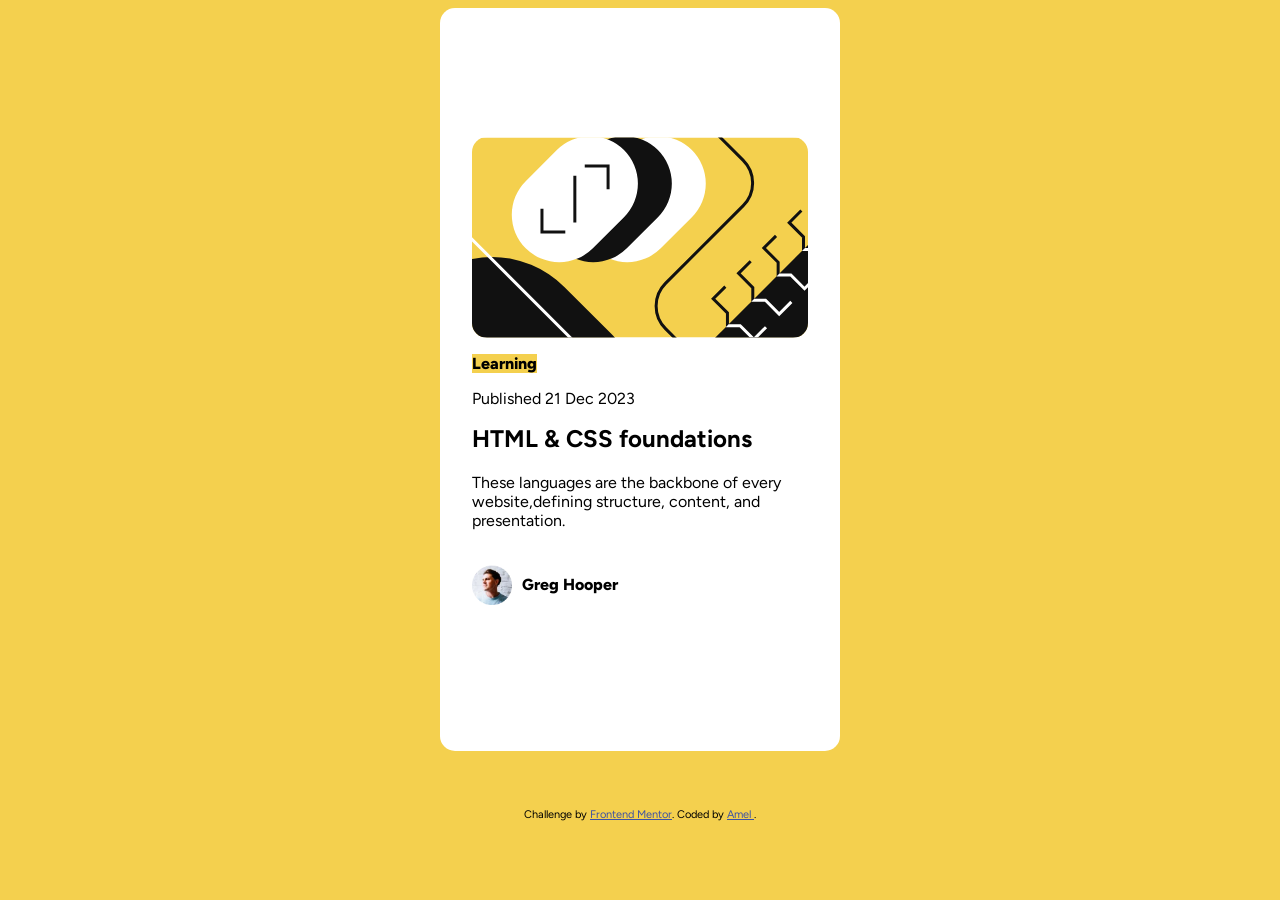
<file: blog-preview-card-main/index.html>
<!DOCTYPE html>
<html lang="en">
<head>
  <meta charset="UTF-8">
  <meta name="viewport" content="width=device-width, initial-scale=1.0"> <!-- displays site properly based on user's device -->

  <link rel="icon" type="image/png" sizes="32x32" href="./assets/images/favicon-32x32.png">
  <link rel="preconnect" href="https://fonts.googleapis.com">
<link rel="preconnect" href="https://fonts.gstatic.com" crossorigin>
<link href="https://fonts.googleapis.com/css2?family=Figtree:ital,wght@0,300..900;1,300..900&display=swap" rel="stylesheet">
  
  <title>Frontend Mentor | Blog preview card</title>

  <!-- Feel free to remove these styles or customise in your own stylesheet 👍 -->
  <style>
    body{
      background-color: hsl(47, 88%, 63%);
      font-family: "Figtree", sans-serif;
      font-size: 16px;
    }
        
    .container{
      display: flex;
      flex-direction: column;
      background-color: white;
      height: 82.5vh;
      border-radius: 15px;
      align-items: center;
      justify-content: center;
      width: 400px;
      margin: 0 auto;
      transition: 0.2s;
    }
    svg{
      border-radius: 15px;
      width :"336"; 
      height :"201";
      margin-right: 32px;
    }
    .container * {
      align-self: flex-start;
      margin-left: 32px;

    }
    .learning{
      font-weight: 800;
      background-color: hsl(47, 88%, 63%);
    }
    .publication{
      margin-top: 0;
    }
    h2{
      margin-top: 0;
    }
    .description{
      margin-top: 0;
      margin-bottom: 15px;
    }
    .card-writter{
      display: flex;
      flex-direction: row;
      margin-top: 20px;
    }
    .card-writter img{
      margin: 0;
      width: 40px;

    }
    .card-writter p{
      margin-left: 10px;
      margin-top: 10px;
      margin-bottom: 28px;
      font-weight: 800;

    }
    
   
.attribution
     { 
      font-size: 11px; text-align: center;
     }
    .attribution a 
    {
       color: hsl(228, 45%, 44%); 
      }    

    .container:hover{
      box-shadow: 13px 13px 0px 0px rgba(1, 1, 1, 1);
    }
    .learning:hover{
      background-color: white;
      color: hsl(47, 88%, 63%);

    }
    h2:hover{
      color: hsl(47, 88%, 63%);

    }
    .card-writter p:hover{
      color: hsl(47, 88%, 63%);
    }
    @media (width:375px){
      .container{
        width: 350px;
      }
      

    }
    

  </style>
</head>
<body>

<div class="container">
  <svg xmlns="http://www.w3.org/2000/svg"  fill="none" viewBox="0 0 336 201"><g clip-path="url(#a)"><path fill="#F4D04E" d="M0 .5h336v200H0z"/><rect width="139" height="95" x="87.996" y="77.729" fill="#fff" rx="47.5" transform="rotate(-45 87.996 77.729)"/><rect width="139" height="95" x="54.055" y="77.729" fill="#111" rx="47.5" transform="rotate(-45 54.055 77.729)"/><path fill="#111" d="M234.864 209.036 451.4-7.5l67.175 67.175-216.536 216.536z"/><rect width="139" height="95" x="20.114" y="77.729" fill="#fff" rx="47.5" transform="rotate(-45 20.114 77.729)"/><rect width="204.19" height="270.554" fill="#111" rx="102.095" transform="scale(-1 1) rotate(45 -103.887 14.564)"/><path stroke="#fff" stroke-width="3" d="m6.69-357.5 135.583 135.727c12.481 12.494 12.481 32.737 0 45.231L-45.544 11.475c-12.481 12.494-12.481 32.737 0 45.23L107.088 209.5"/><path stroke="#111" stroke-width="3" d="M69.965 71.719v23.334h23.334M136.079 52.273V28.94h-23.334M102.845 38.838v46.67M210.364-37.5l60.873 60.873c12.497 12.496 12.497 32.758 0 45.254l-77.745 77.746c-12.497 12.496-12.497 32.758 0 45.254l69.872 69.873"/><path stroke="#111" stroke-width="3" d="m253.339 149.574-12.144 12.145 14.256 14.257v12.672h12.673l13.729 13.729 12.145-12.145M278.685 124.228l-12.145 12.145 14.257 14.257v12.673h12.673l13.729 13.729 12.145-12.145M304.031 98.883l-12.145 12.144 14.257 14.257v12.673h12.673l13.729 13.729 12.144-12.145M329.376 73.537l-12.145 12.145 14.257 14.257v12.672h12.673l13.729 13.729 12.145-12.144"/><path stroke="#fff" stroke-width="5" d="m354.722 48.191-12.145 12.145 14.257 14.257v12.673h12.673l13.729 13.729 12.145-12.145"/><mask id="b" width="285" height="285" x="234" y="-8" maskUnits="userSpaceOnUse" style="mask-type:alpha"><path fill="#111" d="M234.864 209.036 451.4-7.5l67.175 67.175-216.536 216.536z"/></mask><g stroke="#fff" mask="url(#b)"><path stroke-width="3" d="m253.339 149.574-12.144 12.145 14.256 14.257v12.672h12.673l13.729 13.729 12.145-12.145M278.685 124.228l-12.145 12.145 14.257 14.257v12.673h12.673l13.729 13.729 12.145-12.145M304.031 98.883l-12.145 12.144 14.257 14.257v12.673h12.673l13.729 13.729 12.144-12.145M329.376 73.537l-12.145 12.145 14.257 14.257v12.672h12.673l13.729 13.729 12.145-12.145"/><path stroke-width="5" d="m354.722 48.191-12.145 12.145 14.257 14.257v12.673h12.673l13.729 13.729 12.145-12.145"/></g></g><defs><clipPath id="a"><path fill="#fff" d="M0 .5h336v200H0z"/></clipPath></defs></svg>
  <p class="learning">Learning</p>
  <p class="publication">Published 21 Dec 2023</p>
  <h2>HTML & CSS foundations</h2>
  <p class="description">These languages are the backbone of every<br>  website,defining structure, content, and <br> presentation.</p>
  <div class="card-writter">
    <img src="assets/images/image-avatar.webp" alt="person image">
    <p>Greg Hooper</p>
  </div>
</div>
<br>
<br><br>
 <div class="attribution">
    Challenge by <a href="https://www.frontendmentor.io?ref=challenge" target="_blank">Frontend Mentor</a>. 
    Coded by <a href="#">Amel </a>.
  </div>
</body>
</html>
</file>
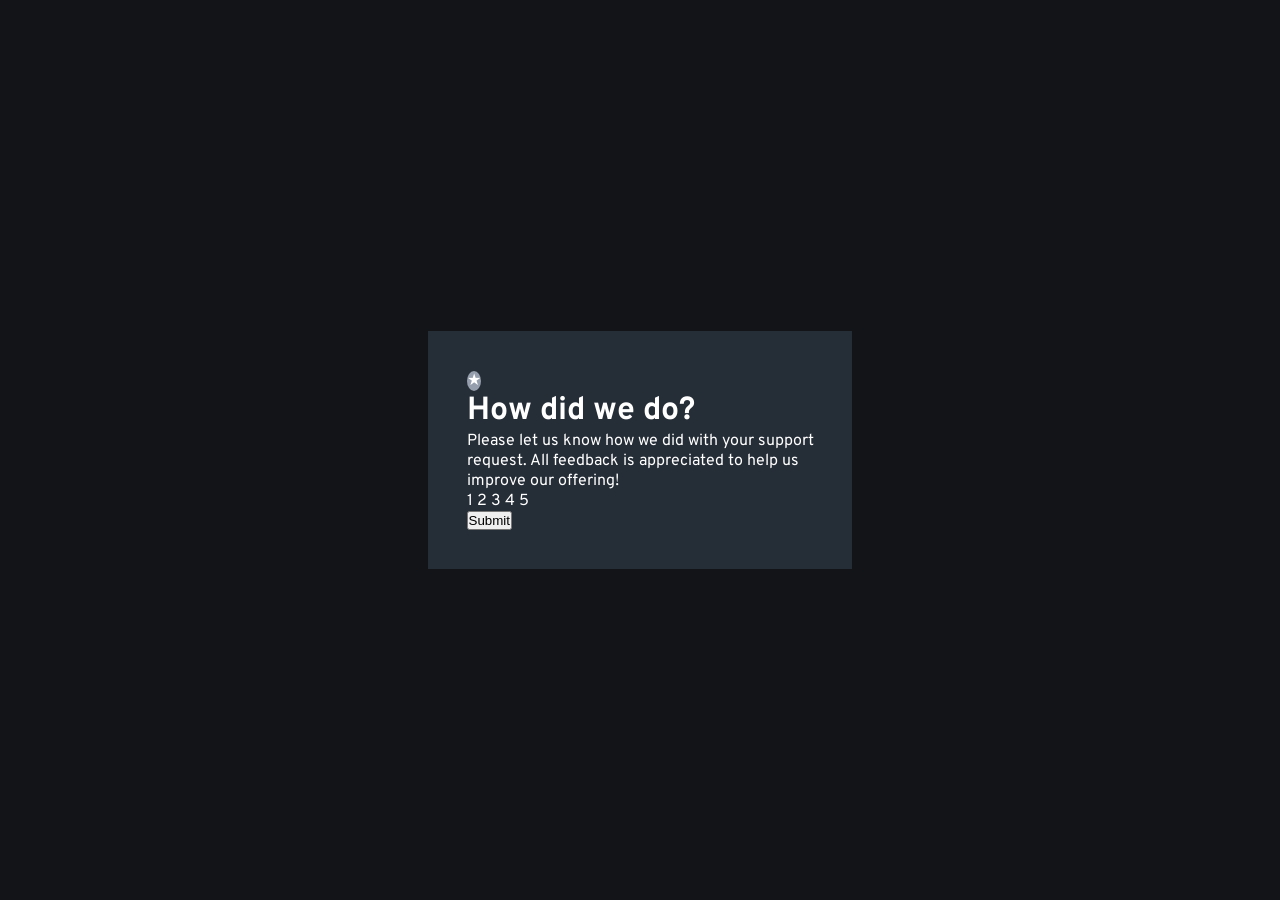
<file: interactive-rating-component-main/index.html>
<!DOCTYPE html>
<html lang="en">
<head>
  <meta charset="UTF-8">
  <link rel="preconnect" href="https://fonts.googleapis.com">
  <link rel="preconnect" href="https://fonts.gstatic.com" crossorigin>
  <link href="https://fonts.googleapis.com/css2?family=Overpass:ital,wght@0,100..900;1,100..900&display=swap" rel="stylesheet">
  <meta name="viewport" content="width=device-width, initial-scale=1.0"> <!-- displays site properly based on user's device -->

  <link rel="icon" type="image/png" sizes="32x32" href="./images/favicon-32x32.png">
  <link rel="stylesheet" href="style.css">
  
  <title>Frontend Mentor | Interactive rating component</title>

  <!-- Feel free to remove these styles or customise in your own stylesheet 👍 -->
  <style>
    .attribution { font-size: 11px; text-align: center; }
    .attribution a { color: hsl(228, 45%, 44%); }
  </style>
</head>
<body>

  <!-- Rating state start -->
<div class="container">
  <span class="star">★</span>
  <h1> How did we do?</h1>
  <p>Please let us know how we did with your support <br> request. All feedback is appreciated 
  to help us <br> improve our offering!</p>

  <div class="number-container">
    <span>1</span>
    <span>2</span>
    <span>3</span>
    <span>4</span>
    <span>5</span>
     </div>
  <button>Submit</button>

</div>

   <!-- Rating state end -->

  <!-- Thank you state start -->

  <!-- You selected Add rating here out of 5

  <!-- Thank you!

  We appreciate you taking the time to give a rating. If you ever need more support, 
  don’t hesitate to get in touch! --> 

  <!-- Thank you state end -->

  
  <!-- <div class="attribution">
    Challenge by <a href="https://www.frontendmentor.io?ref=challenge" target="_blank">Frontend Mentor</a>. 
    Coded by <a href="#">Your Name Here</a>.
  </div> -->
</body>
</html>
</file>
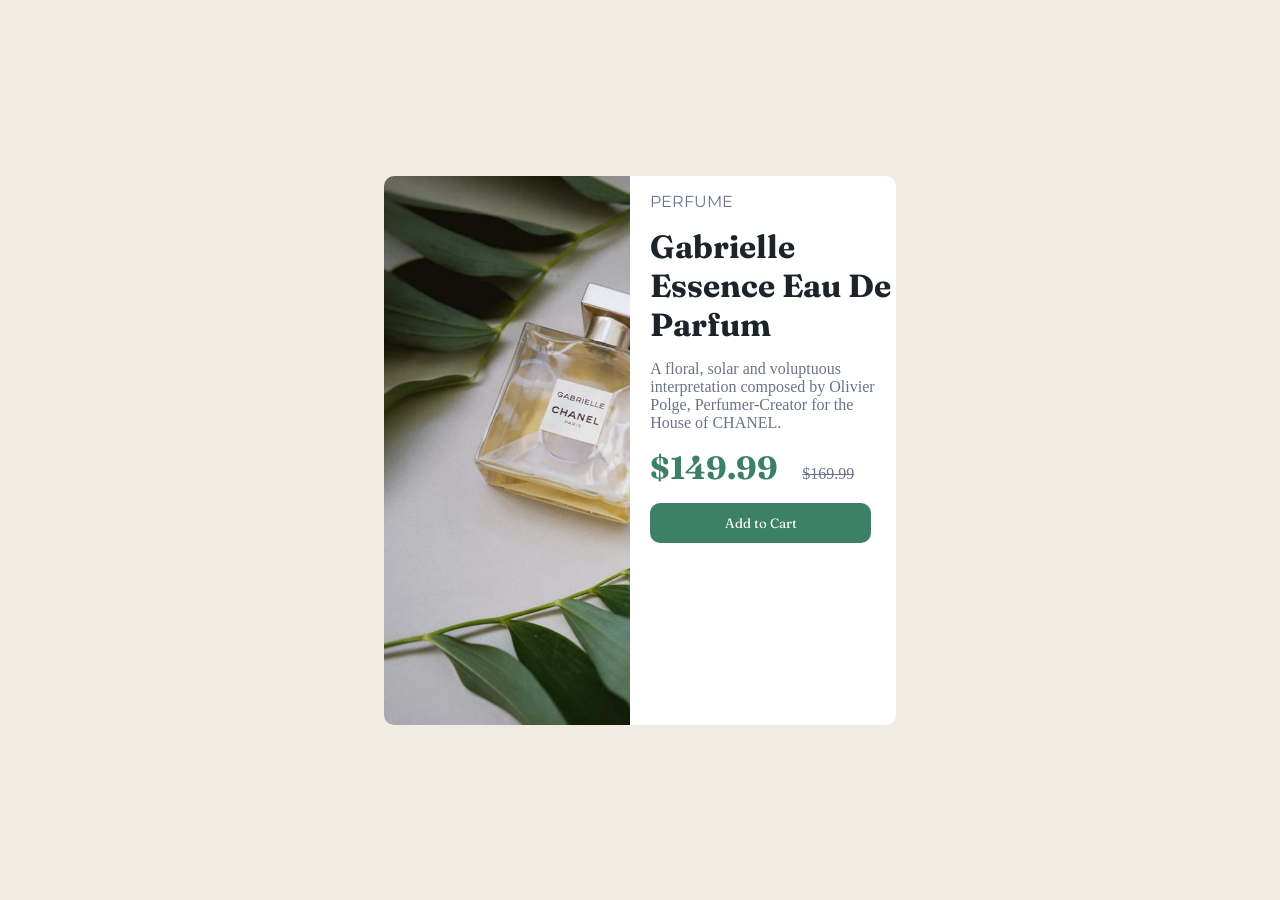
<file: product-preview-card-component-main/index.html>
<!DOCTYPE html>
<html lang="en">
<head>
  <meta charset="UTF-8">
  <meta name="viewport" content="width=device-width, initial-scale=1.0"> <!-- displays site properly based on user's device -->

  <link rel="icon" type="image/png" sizes="32x32" href="./images/favicon-32x32.png">
  <link rel="stylesheet" href="style.css">
  
  <title>Frontend Mentor | Product preview card component</title>
  

  <!-- Feel free to remove these styles or customise in your own stylesheet 👍 -->
  <style>
    


    .attribution { font-size: 11px; text-align: center; }
    .attribution a { color: hsl(228, 45%, 44%); }
  </style>
</head>
<body>
  <div class="preview-card">
    <div class="preview-card-image">
    <!--img src="./images/image-product-desktop.jpg" alt="Gabrielle Chanel perfum image"-->
    </div>
    <div class="preview-card-description">
      <p class="preview-card-description-perfum">Perfume</p> 
      <h1>Gabrielle Essence Eau De Parfum</h1>
      <p class="preview-card-description-paragraph"> A floral, solar and voluptuous  interpretation composed by Olivier Polge, 
        Perfumer-Creator  for the House of CHANEL.</p>
        <div class="preview-card-price">
      <h1><span>$149.99</span></h1>
      <p class="preview-card-description-price"><span>$169.99</span></p> 
        </div> 
      
      <button id="AddToCard">Add to Cart</button>
    
    </div>

  </div>
 
  <!--div class="attribution">
    Challenge by <a href="https://www.frontendmentor.io?ref=challenge" target="_blank">Frontend Mentor</a>. 
    Coded by <a href="#">Your Name Here</a>.
  </div-->
</body>
</html>
</file>
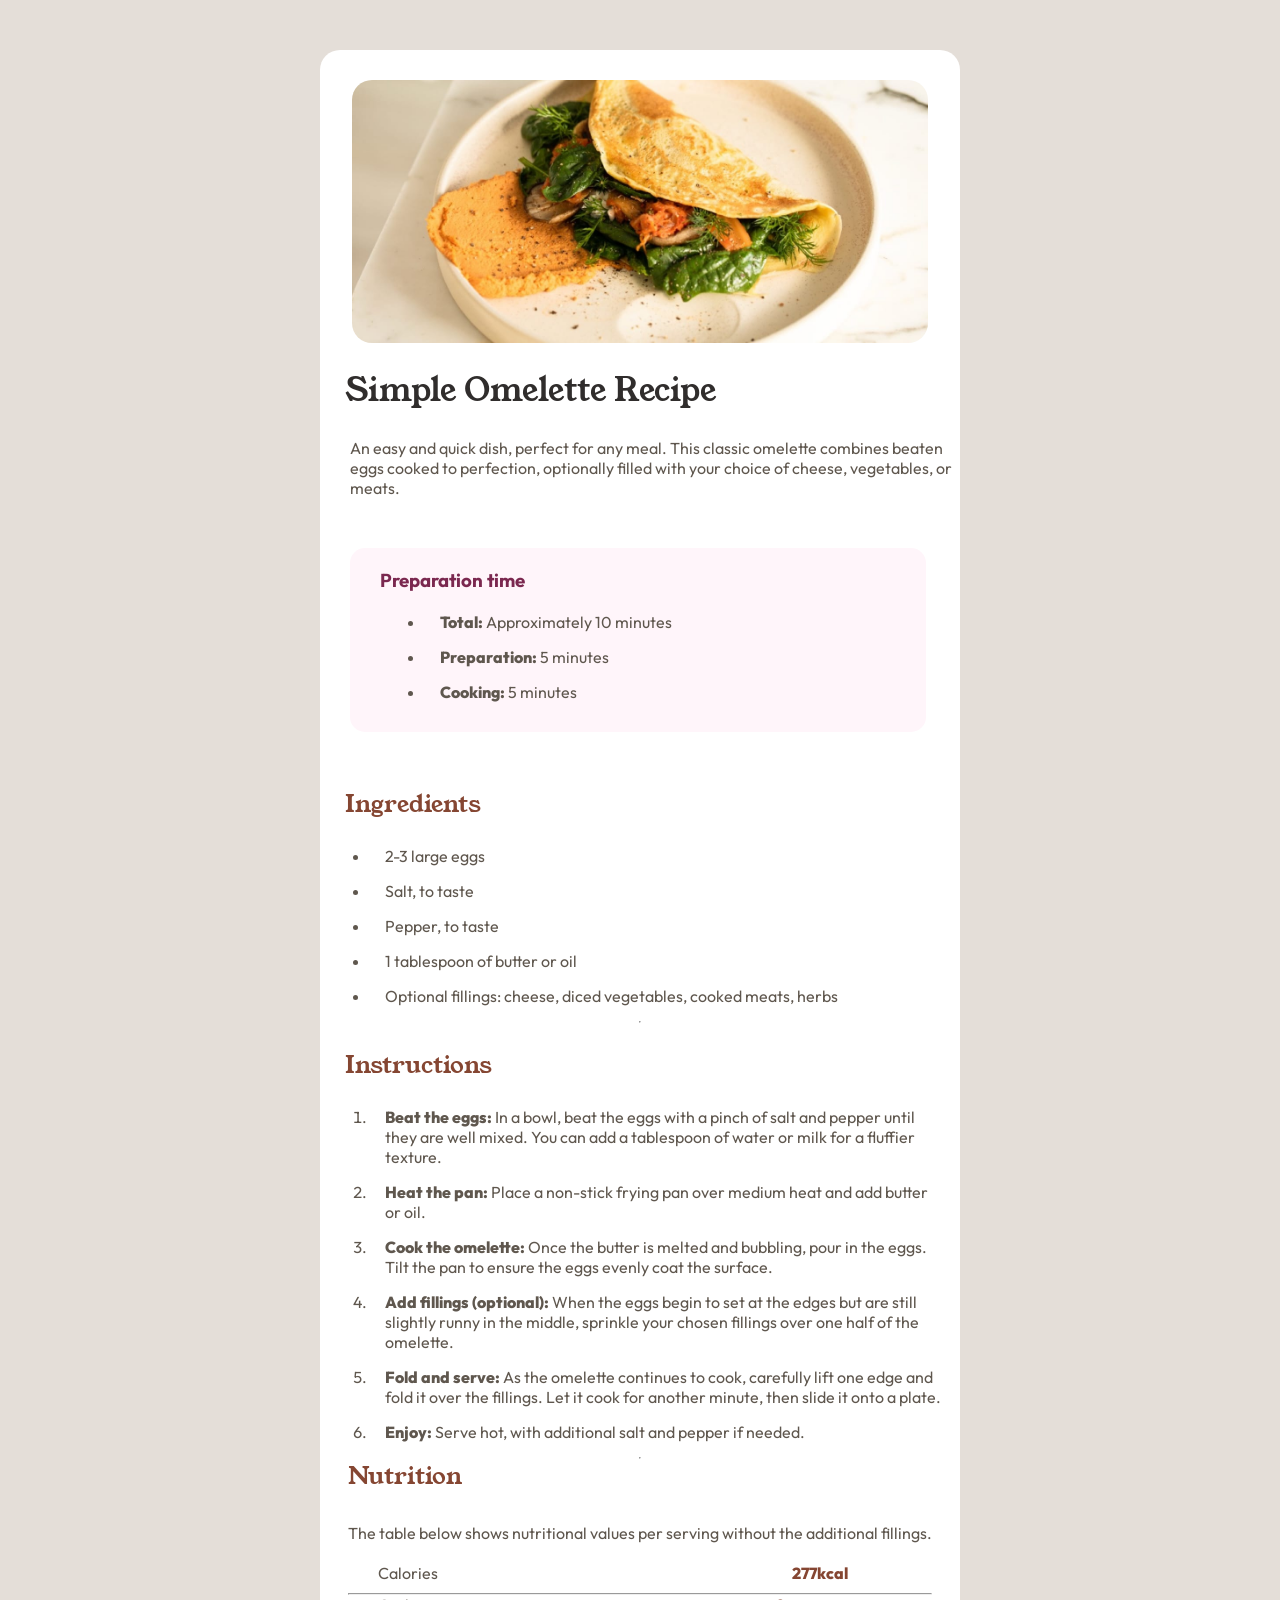
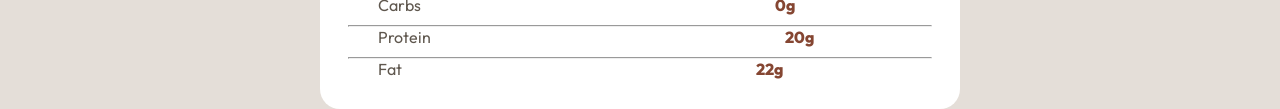
<file: recipe-page-main/index.html>
<!DOCTYPE html>
<html lang="en">
<head>
  <meta charset="UTF-8">
  <meta name="viewport" content="width=device-width, initial-scale=1.0"> <!-- displays site properly based on user's device -->

  <link rel="icon" type="image/png" sizes="32x32" href="./assets/images/favicon-32x32.png">
  
  <title>Frontend Mentor | Recipe page</title>
  <link rel="stylesheet" href="style.css">

  <!-- Feel free to remove these styles or customise in your own stylesheet 👍 -->
  <style>
    .attribution { font-size: 11px; text-align: center; }
    .attribution a { color: hsl(228, 45%, 44%); }
  </style>
</head>

<body>
<div class="container">
  
  <img src="./assets/images/image-omelette.jpeg" alt="omlette image"/>
  <h1>Simple Omelette Recipe</h1>
  <p>An easy and quick dish, perfect for any meal. This classic omelette combines beaten eggs cooked 
  to perfection, optionally filled with your choice of cheese, vegetables, or meats.</p>
  <div class="container__preparation">
    <h3>Preparation time</h3>
    <ul>
      <li><span class="container--bold">Total:</span> Approximately 10 minutes</li>
      <li><span class="container--bold">Preparation:</span> 5 minutes</li>
      <li><span class="container--bold">Cooking:</span> 5 minutes</li>
    </ul>
  </div>
  
  <div class="container__ingredients">
    <h2>Ingredients</h2>
    <ul>
      <li>2-3 large eggs</li>
      <li>Salt, to taste</li>
      <li>Pepper, to taste</li>
      <li>1 tablespoon of butter or oil</li>
      <li>Optional fillings: cheese, diced vegetables, cooked meats, herbs</li>
    </ul>
  </div>

  <hr>

  <div class="container__instructions">
    <h2>Instructions</h2>
    <ol>
      <li><span class="container--bold" >Beat the eggs:</span> In a bowl, beat the eggs with a pinch of salt and pepper until they are well mixed. 
  You can add a tablespoon of water or milk for a fluffier texture.</li>
      <li><span class="container--bold">Heat the pan:</span> Place a non-stick frying pan over medium heat and add butter or oil.</li>
      <li><span class="container--bold">Cook the omelette:</span> Once the butter is melted and bubbling, pour in the eggs. Tilt the pan to ensure 
  the eggs evenly coat the surface.</li>
      <li><span class="container--bold">Add fillings (optional):</span> When the eggs begin to set at the edges but are still slightly runny in the 
  middle, sprinkle your chosen fillings over one half of the omelette.</li>
      <li><span class="container--bold">Fold and serve:</span> As the omelette continues to cook, carefully lift one edge and fold it over the 
  fillings. Let it cook for another minute, then slide it onto a plate.</li>
      <li><span class="container--bold">Enjoy:</span> Serve hot, with additional salt and pepper if needed.</li>
    </ol>
  </div>
  <hr>
  <div class="container__nutrition">
    <h2>Nutrition</h2>
    <p class="container--p">The table below shows nutritional values per serving without the additional fillings.</p>
    <div class="container--lines">
      <span class="style A">Calories</span> <span class="style B">277kcal</span>

    </div>

    <hr>

    <div class="container--lines">
      <span class=" style A">Carbs</span> <span class=" style B">0g</span>

    </div>

    <hr>

    <div class="container--lines">
      <span class=" style A">Protein</span> <span class="style B">20g</span>

    </div>

    <hr>
    
    <div class="container--lines">
      <span class=" style A">Fat</span> <span class="style B">22g</span>

    </div>

  </div>

</div>

 
  

  
  

  
  
  
  <!--div class="attribution">
    Challenge by <a href="https://www.frontendmentor.io?ref=challenge" target="_blank">Frontend Mentor</a>. 
    Coded by <a href="#">Your Name Here</a>.
  </div-->
 
</body>
</html>
</file>
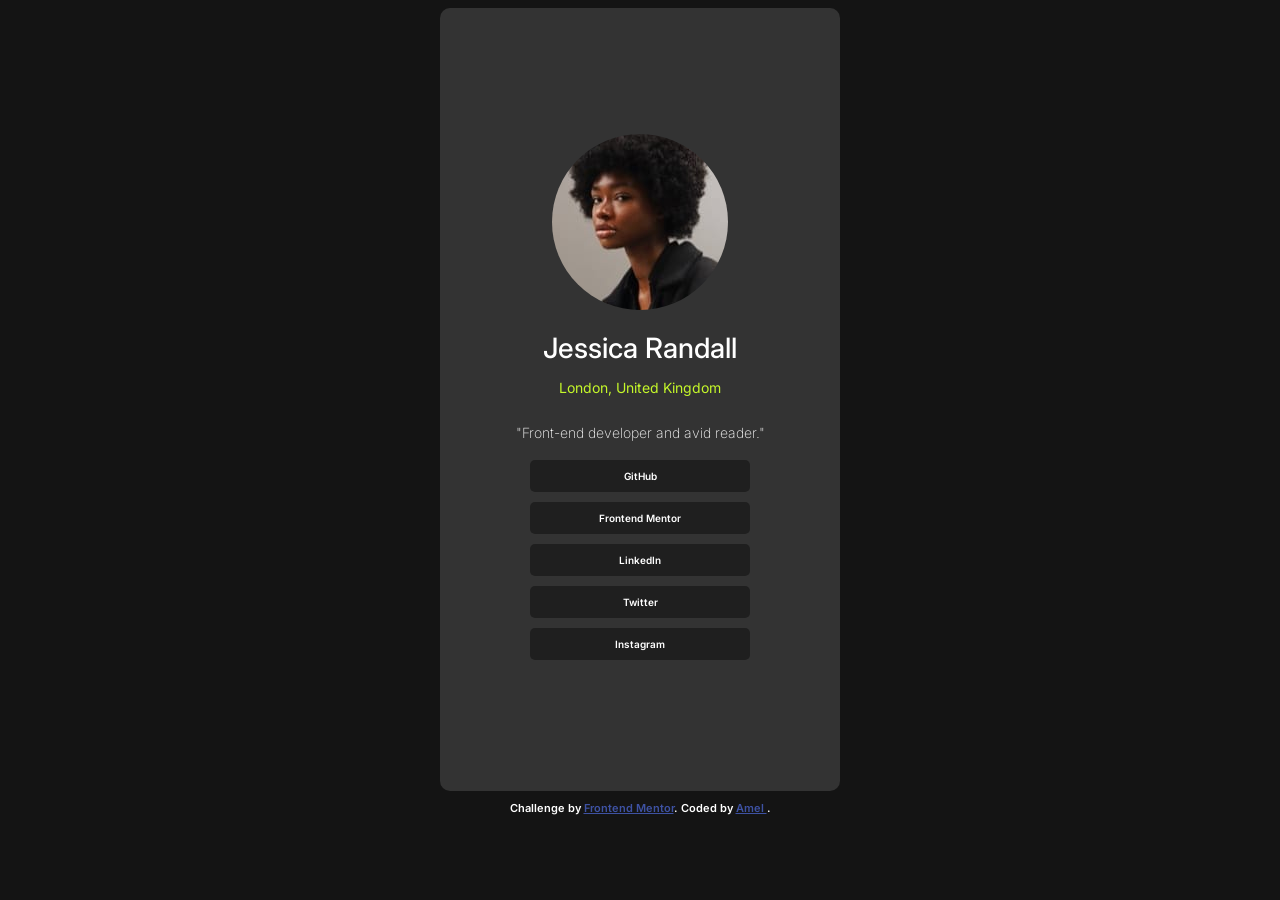
<file: social-links-profile-main/social-links-profile-main/social-links-profile-main/index.html>
<!DOCTYPE html>
<html lang="en">
<head>
  <meta charset="UTF-8">
  <meta name="viewport" content="width=device-width, initial-scale=1.0"> <!-- displays site properly based on user's device -->

  <link rel="icon" type="image/png" sizes="32x32" href="./assets/images/favicon-32x32.png">
  
  <title>Frontend Mentor | Social links profile</title>
  <link rel="preconnect" href="https://fonts.googleapis.com">
<link rel="preconnect" href="https://fonts.gstatic.com" crossorigin>
<link href="https://fonts.googleapis.com/css2?family=Inter:wght@400;600;700&display=swap" rel="stylesheet">

  <!-- Feel free to remove these styles or customise in your own stylesheet 👍 -->

  <style>

    .attribution { font-size: 11px; text-align: center; }
    .attribution a { color: hsl(228, 45%, 44%); }
    body{
      font-size: 14px;
      font-family: 'Inter', sans-serif;
      background-color: hsl(0, 0%, 8%);
    }

    .container{
      display: flex;
      flex-direction: column;
      height: 87vh;
      align-items: center;
      justify-content: center;
      background-color: hsl(0, 0%, 20%); 
      
      width: 400px;
      border-radius: 10px;
      margin: 0 auto;
      
    }

    img{
      border-radius: 50%;
    }
    .person-name h1{
      font-weight: 500;
      color: hsl(0, 0%, 100%);
      margin-bottom: 0;
      
    }
    .place p{
      color:  hsl(75, 94%, 57%);
      
    }
    .speciality{
      font-weight: 200;
      color: hsl(0, 0%, 100%);
    }

    .social-accounts {
      color: hsl(0, 0%, 100%);
      background-color: hsl(0, 0%, 12%);
      font-weight: 600;
      width: 200px;
      text-align: center;
      padding: 10px;
      font-size: 10px;
      border-radius: 5px;
      margin: 5px;
      transition: 0.2s;
    }
    .social-accounts:hover{
      background-color: hsl(75, 94%, 57%);
      color: black;
    }
    .attribution{
      font-weight: 600;
      color: hsl(0, 0%, 100%);
      padding: 10px;
    }
    @media (max-width:375px){
      .container{
        height: 93vh;
        width: 300px;
      }
      img{
        width: 130px;
      }
    }

  </style>
  
</head>
<body>
<div class="container">
  <div class="img-profile">
    <img src="assets/images/avatar-jessica.jpeg" alt="jessica personal image">
  </div>
  <div class="person-name">
    <h1> Jessica Randall</h1>
  </div>
  <div class="place">
    <p>London, United Kingdom</p>
  </div>
  <div class="speciality">
    <p>"Front-end developer and avid reader."</p>
  </div>
  
    <p class="social-accounts">GitHub</p>
    <p class="social-accounts">Frontend Mentor</p>
    <p class="social-accounts">LinkedIn</p>
    <p class="social-accounts">Twitter</p>
    <p class="social-accounts">Instagram</p>
  </div>
  <div class="attribution">
    Challenge by <a href="https://www.frontendmentor.io?ref=challenge" target="_blank">Frontend Mentor</a>. 
    Coded by <a href="#">Amel </a>.
  </div>
</body>
</html>
</file>
<file: interactive-rating-component-main/style.css>
:root{
    /* Colors Variables */
    --clr-white: hsl(0, 0%, 100%);
    --clr-light-grey: hsl(217, 12%, 63%);
    --clr-dark-blue: hsl(213, 19%, 18%);
    --clr-very-dark-blue: hsl(216, 12%, 8%);
    /* Fonts Variables */
    --font-overpass: "Overpass", sans-serif;
}
*{
    margin: 0;
    padding: 0;
    box-sizing: border-box;
}
body{
    display: flex;
    align-items: center;
    justify-content: center;
    height: 100vh;
    color: var(--clr-white);
    font-family: var(--font-overpass);
    background-color: var(--clr-very-dark-blue);
}
.container{
    background-color: var(--clr-dark-blue);
    padding: 3%;


}

.star{
    background-color: var(--clr-light-grey);
    border-radius: 50%;
}
</file>
<file: product-preview-card-component-main/style.css>
@import url('https://fonts.googleapis.com/css2?family=Montserrat:ital,wght@0,100..900;1,100..900&display=swap');
@import url('https://fonts.googleapis.com/css2?family=Fraunces:ital,opsz,wght@0,9..144,100..900;1,9..144,100..900&display=swap');


:root{
    /* Colors Variables */
    --clr-cyan: hsl(158, 36%, 37%);
    --clr-cream: hsl(30, 38%, 92%);
    --clr-dark-blue: hsl(212, 21%, 14%);
    --clr-Dark-grayish: hsl(228, 12%, 48%);
    --clr-white: hsl(0, 0%, 100%);
    --clr-lite-cyan: hsl(158, 36%, 40%);
    /* Fonts Variables */
    --font-Montserrat: "Montserrat" , sans-serif;
    --font-Fraunces: "Fraunces", serif;
}
*{
    margin: 0;
    padding: 0;
    box-sizing: border-box;
}
body{

    display: flex;
    height: 100vh;
    align-items: center;
    justify-content: center;
    background-color: var(--clr-cream);
}

.preview-card{
    display: flex;
    width: 40%;
    height: 61vh;
    background-color: var(--clr-white);
    border-radius: 10px;

}

.preview-card-image{
    background-image: url(./images/image-product-desktop.jpg);
    width: 100%;
    background-size: cover;
    border-top-left-radius: 10px;
    border-bottom-left-radius: 10px;
     
}

.preview-card-description{
    display: flex;
    flex-direction: column; 
    width: 100%;
    margin-left: 4%;    
}

p{
    color: var(--clr-Dark-grayish);
}
.preview-card-description-perfum{
    font-family: var(--font-Montserrat);
    margin-top: 1rem;
    text-transform: uppercase;
}

h1{
    font-family: var(--font-Fraunces), sans-serif;
    color: var(--clr-dark-blue);
    margin-top: 1rem;
}

.preview-card-description-paragraph{
    margin-top: 1rem;
}

.preview-card-price {
    display: inline;
    margin-top: 1rem;

}
.preview-card-price p,
h1 {
    display: inline;
}

.preview-card-price h1{
    color: var(--clr-cyan);
    margin-right: 20px;
}
.preview-card-price p{
   text-decoration: line-through;
  
}
#AddToCard{
    width: 90%;
    height: 40px;
    background-color: var(--clr-cyan);
    border: 0 solid var(--clr-cyan);
    border-radius: 10px;
    font-family: var(--font-Fraunces);
    color: var(--clr-white);
    margin-top: 1rem;
   
}
#AddToCard:hover{
    background-color: var(--clr-lite-cyan);
}

/* Responsive Mobile Design */
@media (max-width:390px){
    
    .preview-card{
        flex-direction: column; 
        height: fit-content;
        width: 300px;
       
    }
    
    .preview-card preview-card-image{
        
        background-size: cover;
        height: 100px;
        
    }

    
   
}
</file>
<file: recipe-page-main/style.css>
@import url('https://fonts.googleapis.com/css2?family=Young+Serif&display=swap');
    @import url('https://fonts.googleapis.com/css2?family=Outfit:wght@100..900&display=swap');

    :root{
        /*color variables declaration*/
        --primarycolor-nutmeg: hsl(14, 45%, 36%);
        --primarycolor-rusbery: hsl(332, 51%, 32%);
        --clr-rose-white: hsl(330, 100%, 98%);
        --clr-white: hsl(0, 0%, 100%);
        --clr-eggshell: hsl(30, 54%, 90%); 
        --clr-light-grey: hsl(30, 18%, 87%);
        --clr-wenge-brown: hsl(30, 10%, 34%);
        --clr-dark-carcoal: hsl(24, 5%, 18%);
        /*font variables declaration*/
        --font-young-serif: "Young Serif", serif;
        --font-outfit:  "Outfit", sans-serif;
        /*font size decalration*/
        --font-size-paragraph: 16px;
    }

    *{
        padding: 0;
        margin: 0;
        box-sizing: border-box;
    }
    body{
        display: flex;
        background-color: var(--clr-light-grey);
            }
            
    .container{
        display: flex;
        align-items: center;
        flex-direction: column;
        
        width: 50%;
        
        margin-top: 50px;
        margin-left: 25%;
        background-color: white;
        border-radius: 20px;

    }

    img{    
        width: 90%;
        height: 100%;
        margin-top: 30px;
        border-radius: 20px;     
    }
    
    h1{
        align-self: flex-start;
        margin: 25px;
        color: var(--clr-dark-carcoal);
        font-family: var(--font-young-serif);
        font-weight: 100;
    }
    p{
        color: var(--clr-wenge-brown);
        margin-left: 30px;
        font-family: var(--font-outfit);
    }
    .container__preparation{
        align-self: flex-start;
        margin:50px 0 30px 30px ;
        background-color: var(--clr-rose-white);
        width: 90%;
        border-radius: 15px;

    }
    .container__preparation ul {
        margin: 20px 30px 30px 60px;
        color: var(--clr-wenge-brown);
        font-family: var(--font-outfit);
    }
    h3{
        color: var(--primarycolor-rusbery);
        font-family: var(--font-outfit);
        margin: 20px 30px 10px 30px;
        
    }
    .container--bold{
        color: var(--clr-wenge-brown);
        font-weight: 800;
        
    }
    li{
        padding-left: 15px;
        margin: 15px;   
    }
    .container__ingredients{
        align-self: flex-start;
    }
    h2{
        align-self: flex-start;
        margin: 25px;
        color: var(--primarycolor-nutmeg);
        font-family: var(--font-young-serif);
        font-weight: 400;    
    }
    .container__ingredients li{
        margin-left: 50px;
        font-family: var(--font-outfit);
        color:  var(--clr-wenge-brown);;
    }


    .container__instructions li{
        margin-left: 50px;
        font-family: var(--font-outfit);
        color:  var(--clr-wenge-brown);

    }
    .container__nutrition{
        margin-bottom: 20px;
    }
    .container__nutrition h2{
        align-self: flex-start;
        margin: 0 30px 30px 0;
    }
   
    .container--p{
        margin: 0 0 20px 0;
    }

    .container--lines{
        margin-bottom: 10px;
    }

    .style{
        font-family: var(--font-outfit);
    }

    .A{   
        color: var(--clr-wenge-brown);
        margin-left: 30px;
        
    }

    .B{
        margin-left: 60%;
        color: var(--primarycolor-nutmeg); 
        font-family: var(--font-outfit);
        font-weight: 800;   
    }

    @media (max-width: 390px){

        .container{
            
            border-radius: 0;

        }
        img{
            margin: 0 ;
            width: 100% !important;
            border-radius: 0;
            
        }
        h1{
            font-size: 20px;
            font-weight: 300;
            
        }
        .container > p{
            margin-left:15px ;
        }
        .container__preparation{
            
            margin:50px 0 30px 30px ;
            width: 70%;
            padding: 0;
            
        
        }
        .container__preparation ul {
            margin: 0;
        
        }
        .h3{
        margin: 0 0 0 0;
        
            
        }

        li{
            padding-left: 0;
            margin: 25px;   
        }
        .container__nutrition h2{
            align-self: flex-start;
            margin: 25px;
        }
        .container--p{
            margin-left: 25px;
        }
        
        .container--lines{
            margin-bottom: 10px;
        }
        
        .style{
            font-family: var(--font-outfit);
        }
        
        .A{   
            color: var(--clr-wenge-brown);
            margin-left: 10px;
            
        }
        
        .B{
            margin-left: 30%;
            color: var(--primarycolor-nutmeg); 
            font-family: var(--font-outfit);
            font-weight: 800;   
        }

    }
</file>
